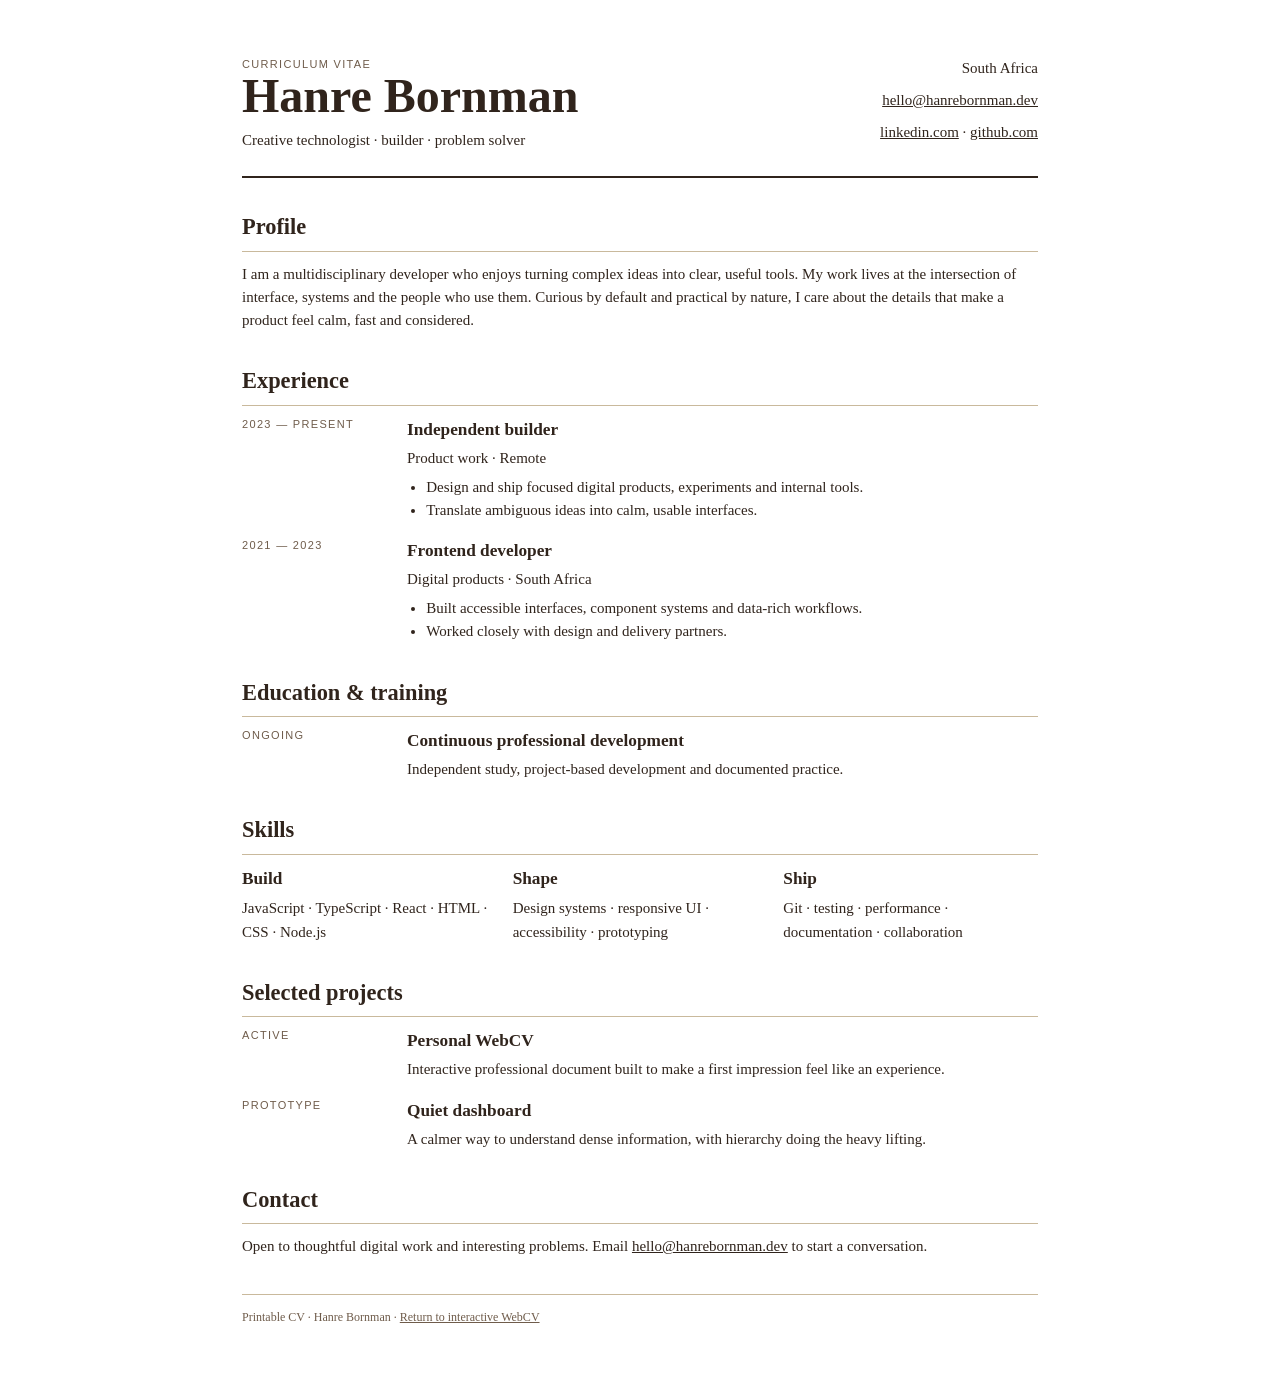
<file: cv.html>
<!doctype html>
<html lang="en">
  <head>
    <meta charset="UTF-8" />
    <meta name="viewport" content="width=device-width, initial-scale=1.0" />
    <title>Hanre Bornman — Printable CV</title>
    <style>
      :root { color-scheme:light; --ink:#30241c; --muted:#6f5c4b; --rule:#c9b99c; }
      * { box-sizing:border-box; } body { max-width:860px; margin:0 auto; padding:3rem 2rem; color:var(--ink); font:15px/1.55 Georgia,serif; }
      h1,h2,h3,p { margin:0; } h1 { font-size:3rem; line-height:1; } h2 { margin:2rem 0 .7rem; padding-bottom:.35rem; border-bottom:1px solid var(--rule); font-size:1.4rem; } h3 { font-size:1.08rem; }
      .kicker,.meta { color:var(--muted); font:11px/1.4 Arial,sans-serif; letter-spacing:.12em; text-transform:uppercase; } header { display:flex; justify-content:space-between; gap:2rem; padding-bottom:1.5rem; border-bottom:2px solid var(--ink); } header p { margin-top:.55rem; } .contact { text-align:right; }
      section { break-inside:avoid; } .entry { display:grid; grid-template-columns:145px 1fr; gap:1.25rem; margin:0 0 1rem; } .entry p { margin-top:.2rem; } .entry ul { margin:.35rem 0 0; padding-left:1.2rem; } .skills { display:grid; grid-template-columns:repeat(3,1fr); gap:1rem; } .skills p { margin-top:.3rem; } a { color:inherit; }
      footer { margin-top:2.2rem; padding-top:.8rem; border-top:1px solid var(--rule); color:var(--muted); font-size:12px; } @media (max-width:620px) { body { padding:1.5rem 1rem; } header { display:block; } .contact { margin-top:1rem; text-align:left; } .entry,.skills { grid-template-columns:1fr; gap:.25rem; } h1 { font-size:2.3rem; } }
      @media print { body { padding:0; max-width:none; } a { text-decoration:none; } }
    </style>
  </head>
  <body>
    <header>
      <div><p class="kicker">Curriculum vitae</p><h1>Hanre Bornman</h1><p>Creative technologist · builder · problem solver</p></div>
      <div class="contact"><p>South Africa</p><p><a href="mailto:hello@hanrebornman.dev">hello@hanrebornman.dev</a></p><p><a href="https://www.linkedin.com">linkedin.com</a> · <a href="https://github.com">github.com</a></p></div>
    </header>
    <main>
      <section><h2>Profile</h2><p>I am a multidisciplinary developer who enjoys turning complex ideas into clear, useful tools. My work lives at the intersection of interface, systems and the people who use them. Curious by default and practical by nature, I care about the details that make a product feel calm, fast and considered.</p></section>
      <section><h2>Experience</h2>
        <article class="entry"><div class="meta">2023 — present</div><div><h3>Independent builder</h3><p>Product work · Remote</p><ul><li>Design and ship focused digital products, experiments and internal tools.</li><li>Translate ambiguous ideas into calm, usable interfaces.</li></ul></div></article>
        <article class="entry"><div class="meta">2021 — 2023</div><div><h3>Frontend developer</h3><p>Digital products · South Africa</p><ul><li>Built accessible interfaces, component systems and data-rich workflows.</li><li>Worked closely with design and delivery partners.</li></ul></div></article>
      </section>
      <section><h2>Education &amp; training</h2><article class="entry"><div class="meta">Ongoing</div><div><h3>Continuous professional development</h3><p>Independent study, project-based development and documented practice.</p></div></article></section>
      <section><h2>Skills</h2><div class="skills"><div><h3>Build</h3><p>JavaScript · TypeScript · React · HTML · CSS · Node.js</p></div><div><h3>Shape</h3><p>Design systems · responsive UI · accessibility · prototyping</p></div><div><h3>Ship</h3><p>Git · testing · performance · documentation · collaboration</p></div></div></section>
      <section><h2>Selected projects</h2><article class="entry"><div class="meta">Active</div><div><h3>Personal WebCV</h3><p>Interactive professional document built to make a first impression feel like an experience.</p></div></article><article class="entry"><div class="meta">Prototype</div><div><h3>Quiet dashboard</h3><p>A calmer way to understand dense information, with hierarchy doing the heavy lifting.</p></div></article></section>
      <section><h2>Contact</h2><p>Open to thoughtful digital work and interesting problems. Email <a href="mailto:hello@hanrebornman.dev">hello@hanrebornman.dev</a> to start a conversation.</p></section>
    </main>
    <footer>Printable CV · Hanre Bornman · <a href="index.html">Return to interactive WebCV</a></footer>
  </body>
</html>
</file>
